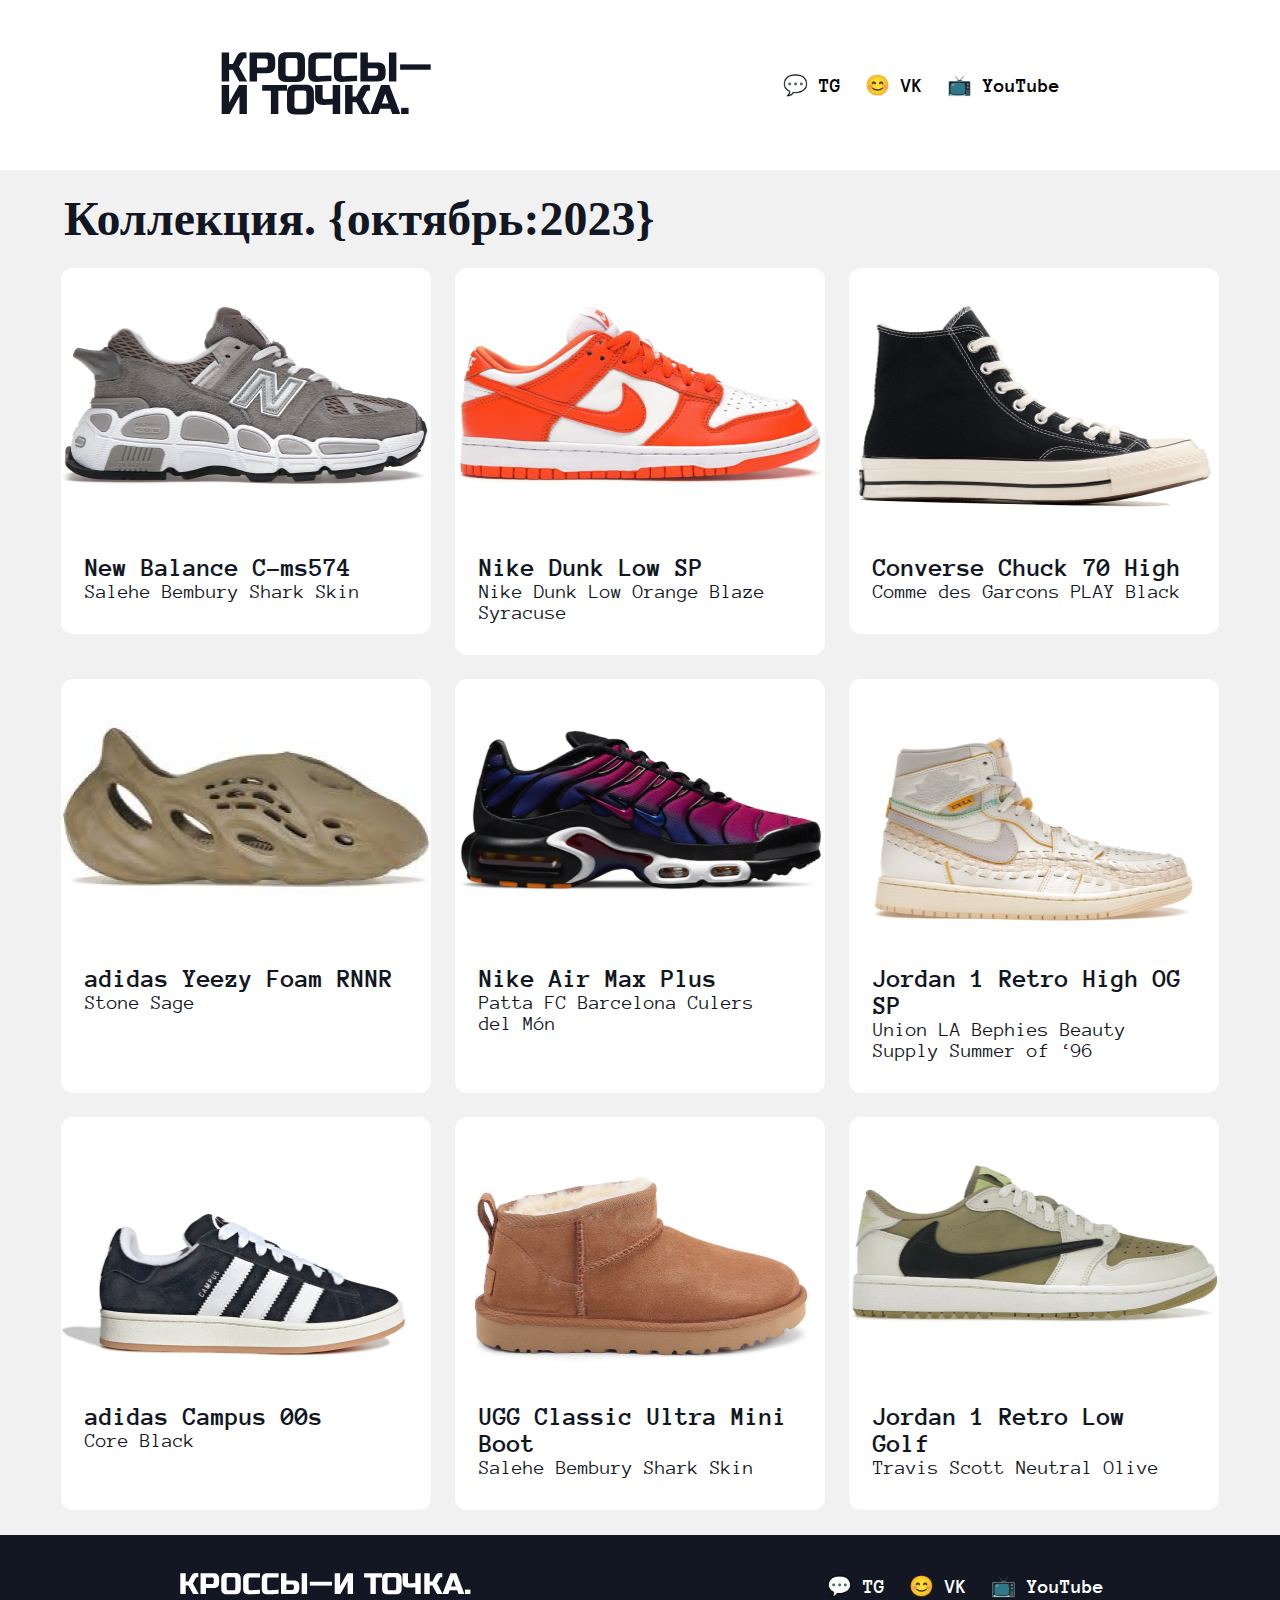
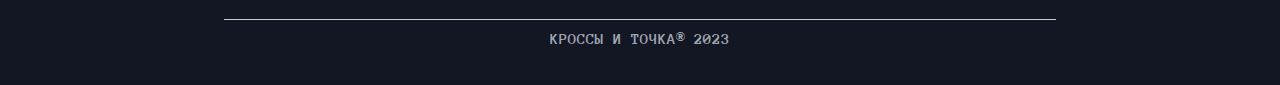
<file: index.html>
<!DOCTYPE html>
<html>
  <head>
    <meta charset="utf-8" />
    <meta name="viewport" content="width=device-width, inistal-scale=1.0" />
    <title>Кроссы и ТОЧКА®</title>
    <link rel="stylesheet" href="style.css" />
  </head>
  <body>
    <header class="header">
      <a href="#">
        <img class="logophoto" src="photo/logo.svg" />
      </a>
      <nav>
        <ul class="socials">
          <li class="socials-link"><a href="#">💬 TG</a></li>
          <li class="socials-link"><a href="#">😊 VK</a></li>
          <li class="socials-link"><a href="#">📺 YouTube</a></li>
        </ul>
      </nav>
    </header>
    <main>
      <div class="kol">
        <h2>Коллекция. {октябрь:2023}</h2>
      </div>
      <div class="cotent-cards">
        <div class="container">
          <a href="pages/nbalance.html" style="text-decoration: none">
            <div class="sneaker">
              <img class="img" src="photo/nbalance.png" />
              <div class="sneaker__descr">
                <h3 class="title">New Balance C-ms574</h3>
                <p class="text">Salehe Bembury Shark Skin</p>
              </div>
            </div>
          </a>

          <a href="pages/dunk.html" style="text-decoration: none">
            <div class="sneaker">
              <img class="img" src="photo/dunk.png" />
              <div class="sneaker__descr">
                <h3 class="title">Nike Dunk Low SP</h3>
                <p class="text">Nike Dunk Low Orange Blaze<br />Syracuse</p>
              </div>
            </div>
          </a>

          <a href="pages/convers.html" style="text-decoration: none">
            <div class="sneaker">
              <img class="img" src="photo/convers.png" />
              <div class="sneaker__descr">
                <h3 class="title">Converse Chuck 70 High</h3>
                <p class="text">Comme des Garcons PLAY Black</p>
              </div>
            </div>
          </a>

          <div class="sneaker">
            <img class="img" src="photo/yeezy.png" />
            <div class="sneaker__descr">
              <h3 class="title">adidas Yeezy Foam RNNR</h3>
              <p class="text">Stone Sage</p>
            </div>
          </div>

          <div class="sneaker">
            <img class="img" src="photo/nike.png" />
            <div class="sneaker__descr">
              <h3 class="title">Nike Air Max Plus</h3>
              <p class="text">Patta FC Barcelona Culers<br />del Món</p>
            </div>
          </div>

          <div class="sneaker">
            <img class="img" src="photo/jordan.png" />
            <div class="sneaker__descr">
              <h3 class="title">Jordan 1 Retro High OG<br />SP</h3>
              <p class="text">
                Union LA Bephies Beauty<br />Supply Summer of ‘96
              </p>
            </div>
          </div>

          <div class="sneaker">
            <img class="img" src="photo/campus.png" />
            <div class="sneaker__descr">
              <h3 class="title">adidas Campus 00s</h3>
              <p class="text">Core Black</p>
            </div>
          </div>

          <div class="sneaker">
            <img class="img" src="photo/ugi.png" />
            <div class="sneaker__descr">
              <h3 class="title">UGG Classic Ultra Mini<br />Boot</h3>
              <p class="text">Salehe Bembury Shark Skin</p>
            </div>
          </div>

          <div class="sneaker">
            <img class="img" src="photo/travis.png" />
            <div class="sneaker__descr">
              <h3 class="title">Jordan 1 Retro Low<br />Golf</h3>
              <p class="text">Travis Scott Neutral Olive</p>
            </div>
          </div>
        </div>
      </div>
    </main>
    <footer class="footer">
      <div class="footer__content">
        <div class="logo">
          <a style="text-decoration: none" href="#">
            <img class="picture-logo" src="photo/logo2.svg" />
          </a>
        </div>
        <nav>
          <ul class="socials_down">
            <li class="socials-link_down"><a href="#">💬 TG</a></li>
            <li class="socials-link_down"><a href="#">😊 VK</a></li>
            <li class="socials-link_down"><a href="#">📺 YouTube</a></li>
          </ul>
        </nav>
      </div>
      <div class="footer__lower">
        <div class="line"></div>
        <p class="footer__lower-text">КРОССЫ И ТОЧКА® 2023</p>
      </div>
    </footer>
  </body>
</html>
</file>
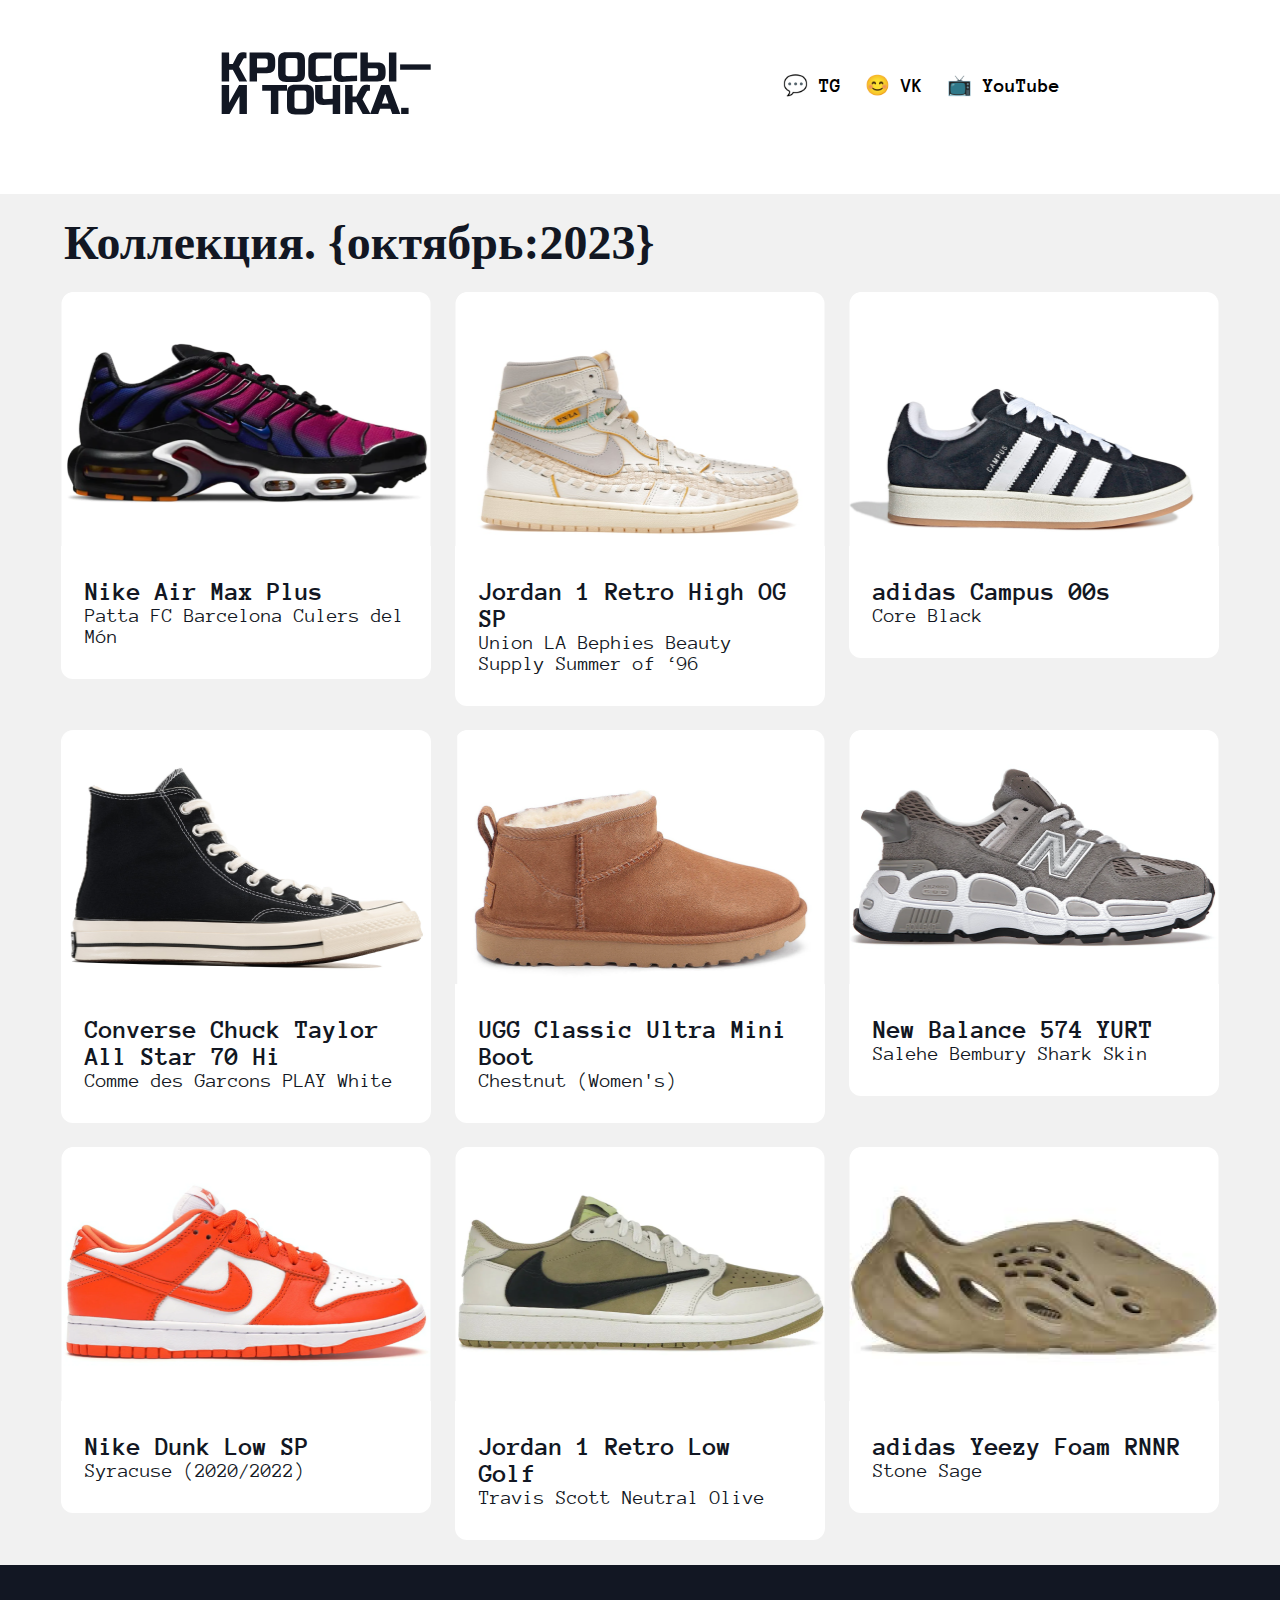
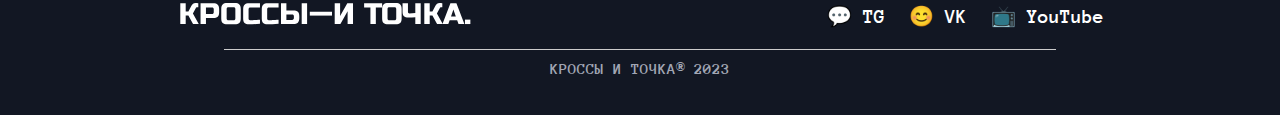
<file: отчет.html>
<!DOCTYPE html>
<html>
<head>
    <meta charset='utf-8'>
    <title>Кроссы и точка</title>
    <link rel="stylesheet" href="передел.css">
</head>
<body>
  <header class="header">
    <a href="#">
      <img src="photo/logo.svg" width="212" height="63">
    </a>
    <nav>
      <ul class="socials">
        <li class="socials-link"><a href="#">💬 TG</a></li>
        <li class="socials-link"><a href="#">😊 VK</a></li>
        <li class="socials-link"><a href="#">📺 YouTube</a></li>
      </ul>
    </nav>
  </header>
  <main>
    <div class="kol">
      <h2>Коллекция. {октябрь:2023}</h2>
    </div>
    <div class="cotent-cards">
      <div class="container">
          <div class="sneaker">
              <img src="photo/nike.png" width="370" height="254">
              <div class="sneaker__descr">
                  <h3 class="title">Nike Air Max Plus</h3>
                  <p class="text">Patta FC Barcelona Culers del<br />Món</p>
              </div>
          </div>

          <div class="sneaker">
            <img src="photo/jordan.png" width="370" height="254">
              <div class="sneaker__descr">
                  <h3 class="title">Jordan 1 Retro High OG<br />SP</h3>
                  <p class="text">Union LA Bephies Beauty<br />Supply Summer of ‘96</p>
              </div>
          </div>
          
          <div class="sneaker">
            <img src="photo/campus.png" width="370" height="254">
              <div class="sneaker__descr">
                  <h3 class="title">adidas Campus 00s</h3>
                  <p class="text">Core Black</p>
              </div>
          </div>

          <div class="sneaker">
            <img src="photo/convers.png" width="370" height="254">
              <div class="sneaker__descr">
                  <h3 class="title">Converse Chuck Taylor<br />All Star 70 Hi</h3>
                  <p class="text">Comme des Garcons PLAY White</p>
              </div>
          </div>

          <div class="sneaker">
            <img src="photo/ugi.png" width="370" height="254">
              <div class="sneaker__descr">
                  <h3 class="title">UGG Classic Ultra Mini<br />Boot</h3>
                  <p class="text">Chestnut (Women's)</p>
              </div>
          </div>

          <div class="sneaker">
            <img src="photo/nbalance.png" width="370" height="254">
              <div class="sneaker__descr">
                  <h3 class="title">New Balance 574 YURT</h3>
                  <p class="text">Salehe Bembury Shark Skin</p>
              </div>
          </div>

          <div class="sneaker">
            <img src="photo/dunk.png" width="370" height="254">
              <div class="sneaker__descr">
                  <h3 class="title">Nike Dunk Low SP</h3>
                  <p class="text">Syracuse (2020/2022)</p>
              </div>
          </div>

          <div class="sneaker">
            <img src="photo/travis.png" width="370" height="254">
              <div class="sneaker__descr">
                  <h3 class="title">Jordan 1 Retro Low<br />Golf</h3>
                  <p class="text">Travis Scott Neutral Olive</p>
              </div>
          </div>

          <div class="sneaker">
            <img src="photo/yeezy.png" width="370" height="254">
              <div class="sneaker__descr">
                  <h3 class="title">adidas Yeezy Foam RNNR</h3>
                  <p class="text">Stone Sage</p>
              </div>
          </div>
      </div>
    </div>
  </main>
<footer class="footer">
  <div class="footer__content">
    <div class="logo">
      <a style="text-decoration: none;" href="#">
        <img class="picture-logo" src="photo/logo2.svg" width="299.653" height="22.32">
      </a>
    </div>
    <nav>
      <ul class="socials_down">
        <li class="socials-link_down"><a href="#">💬 TG</a></li>
        <li class="socials-link_down"><a href="#">😊 VK</a></li>
        <li class="socials-link_down"><a href="#">📺 YouTube</a></li>
      </ul>
    </nav>
  </div>
  <div class="footer__lower">
    <div class="line"></div>
    <p class="footer__lower-text">КРОССЫ И ТОЧКА® 2023</p>
  </div>   
</footer>
</body>
</html>
</file>
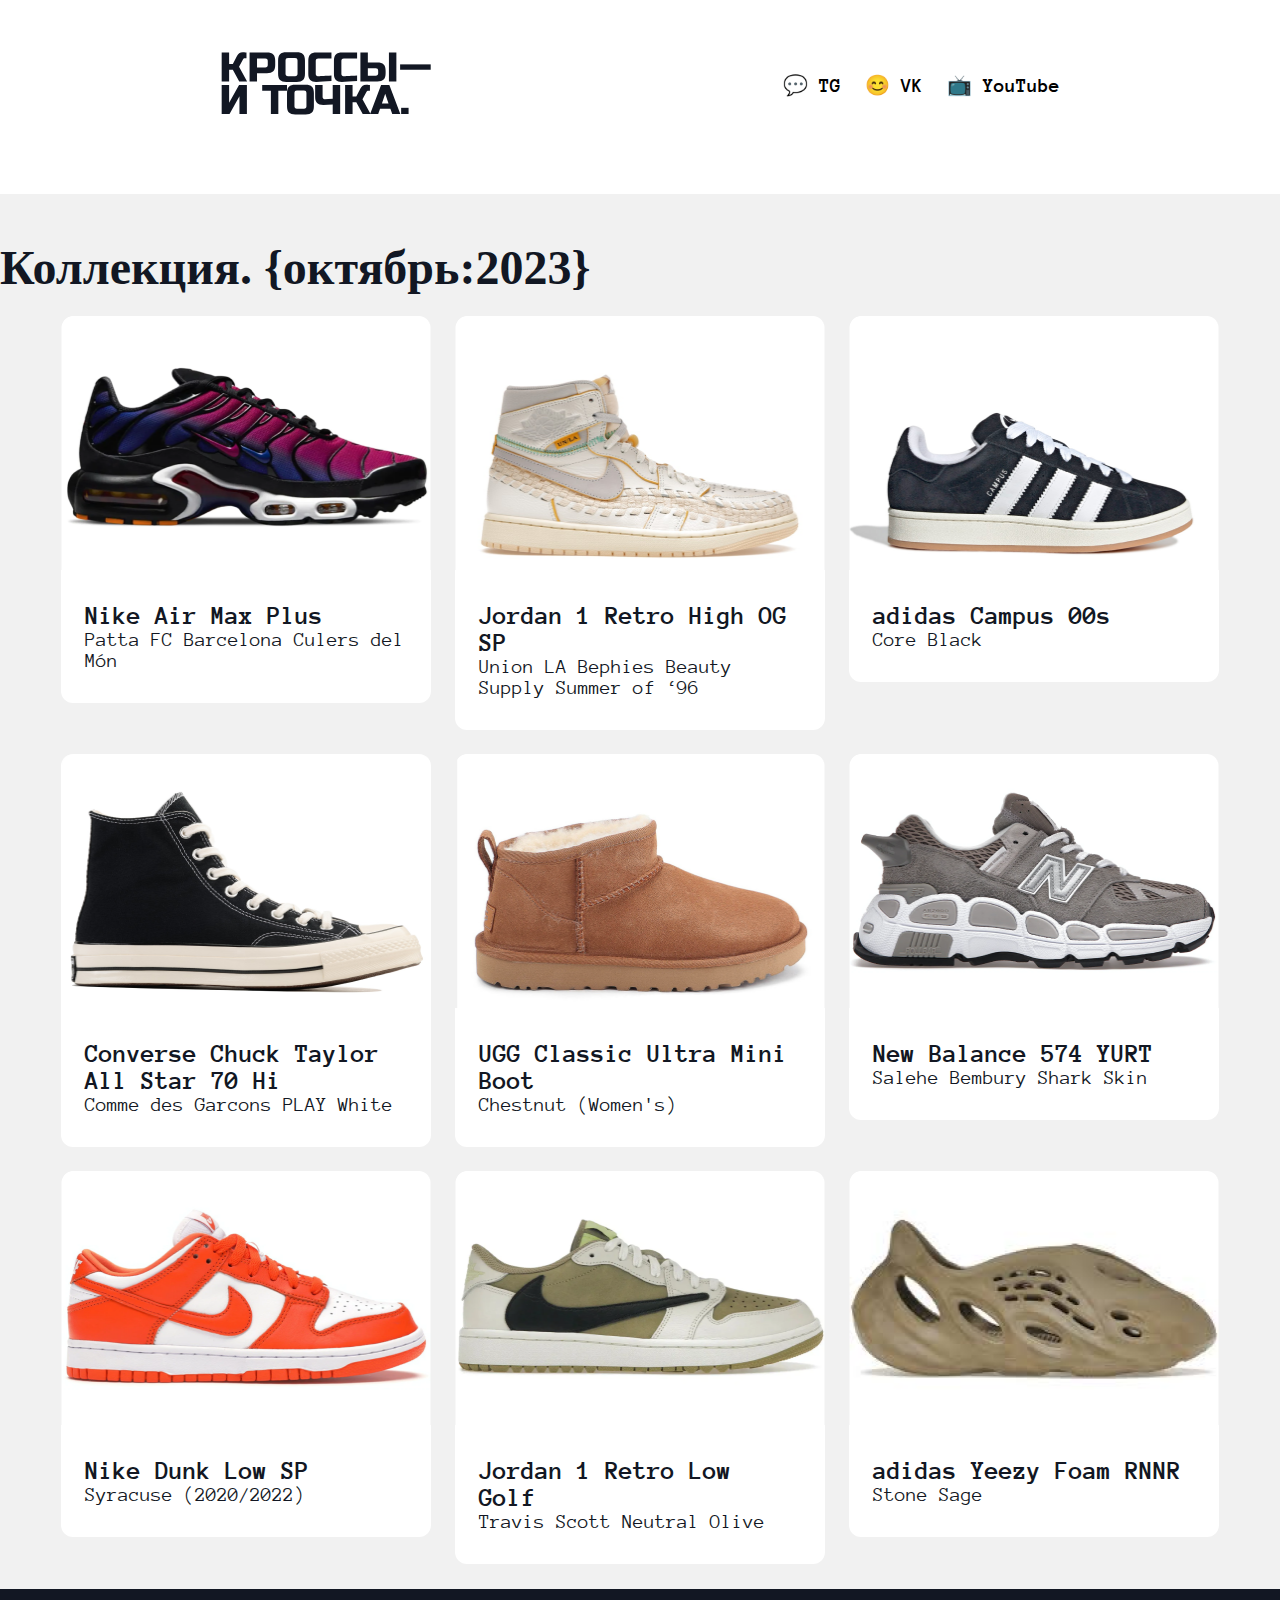
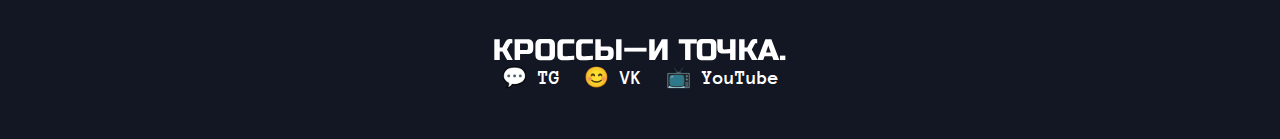
<file: отчетперед.html>
<!DOCTYPE html>
<html>
<head>
    <meta charset='utf-8'>
    <title>Кроссы и точка</title>
    <link rel="stylesheet" href="передел.css">
</head>
<body>
  <header class="header">
    <a href="#">
      <img src="photo/logo.svg" width="212" height="63">
    </a>
    <nav>
      <ul class="socials">
        <li class="socials-link"><a href="#">💬 TG</a></li>
        <li class="socials-link"><a href="#">😊 VK</a></li>
        <li class="socials-link"><a href="#">📺 YouTube</a></li>
      </ul>
    </nav>
  </header>
  <main>
    <div class="cotent-cards">
      <h2>Коллекция. {октябрь:2023}</h2>
      <div class="container">
          <div class="sneaker">
              <img src="photo/nike.png" width="370" height="254">
              <div class="sneaker__descr">
                  <h3 class="title">Nike Air Max Plus</h3>
                  <p class="text">Patta FC Barcelona Culers del<br />Món</p>
              </div>
          </div>

          <div class="sneaker">
            <img src="photo/jordan.png" width="370" height="254">
              <div class="sneaker__descr">
                  <h3 class="title">Jordan 1 Retro High OG<br />SP</h3>
                  <p class="text">Union LA Bephies Beauty<br />Supply Summer of ‘96</p>
              </div>
          </div>
          
          <div class="sneaker">
            <img src="photo/campus.png" width="370" height="254">
              <div class="sneaker__descr">
                  <h3 class="title">adidas Campus 00s</h3>
                  <p class="text">Core Black</p>
              </div>
          </div>

          <div class="sneaker">
            <img src="photo/convers.png" width="370" height="254">
              <div class="sneaker__descr">
                  <h3 class="title">Converse Chuck Taylor<br />All Star 70 Hi</h3>
                  <p class="text">Comme des Garcons PLAY White</p>
              </div>
          </div>

          <div class="sneaker">
            <img src="photo/ugi.png" width="370" height="254">
              <div class="sneaker__descr">
                  <h3 class="title">UGG Classic Ultra Mini<br />Boot</h3>
                  <p class="text">Chestnut (Women's)</p>
              </div>
          </div>

          <div class="sneaker">
            <img src="photo/nbalance.png" width="370" height="254">
              <div class="sneaker__descr">
                  <h3 class="title">New Balance 574 YURT</h3>
                  <p class="text">Salehe Bembury Shark Skin</p>
              </div>
          </div>

          <div class="sneaker">
            <img src="photo/dunk.png" width="370" height="254">
              <div class="sneaker__descr">
                  <h3 class="title">Nike Dunk Low SP</h3>
                  <p class="text">Syracuse (2020/2022)</p>
              </div>
          </div>

          <div class="sneaker">
            <img src="photo/travis.png" width="370" height="254">
              <div class="sneaker__descr">
                  <h3 class="title">Jordan 1 Retro Low<br />Golf</h3>
                  <p class="text">Travis Scott Neutral Olive</p>
              </div>
          </div>

          <div class="sneaker">
            <img src="photo/yeezy.png" width="370" height="254">
              <div class="sneaker__descr">
                  <h3 class="title">adidas Yeezy Foam RNNR</h3>
                  <p class="text">Stone Sage</p>
              </div>
          </div>
      </div>
    </div>
  </main>
<footer class="footer">
  <div class="logo">
    <a style="text-decoration: none;" href="#">
      <img class="picture-logo" src="photo/logo2.svg" width="299.653" height="22.32">
    </a>
  </div> 
  <nav>
    <ul class="socials_down">
      <li class="socials-link_down"><a href="#">💬 TG</a></li>
      <li class="socials-link_down"><a href="#">😊 VK</a></li>
      <li class="socials-link_down"><a href="#">📺 YouTube</a></li>
    </ul>
  </nav>     
</footer>
</body>
</html>
</file>
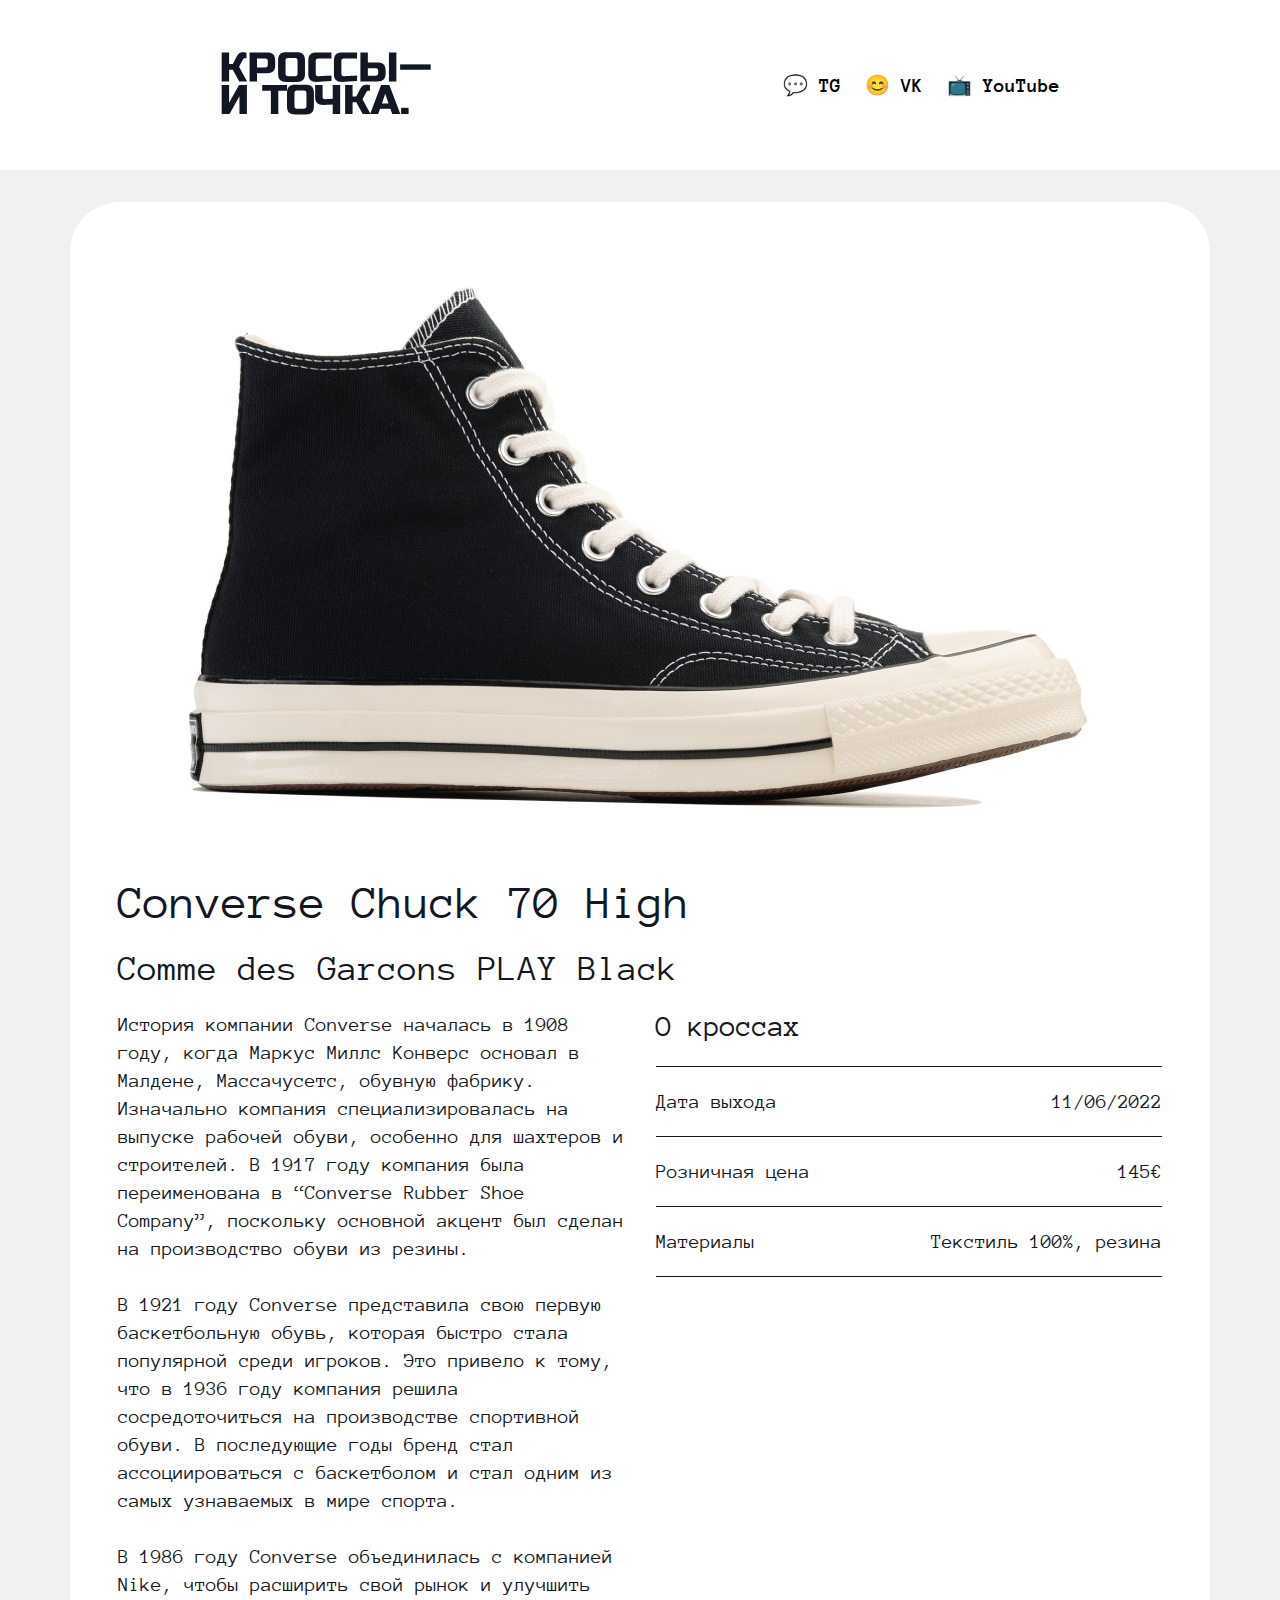
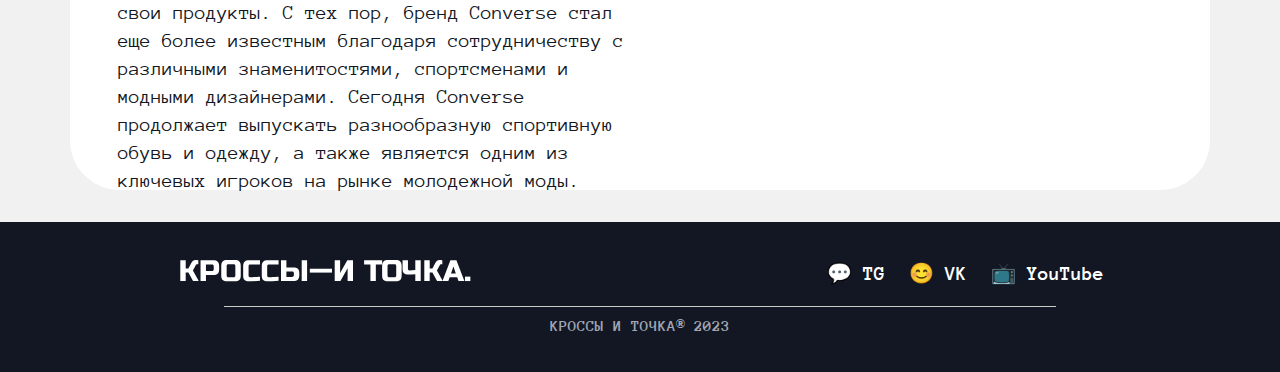
<file: pages/convers.html>
<!DOCTYPE html>
<html lang="en">
<head>
    <meta charset='utf-8'>
    <meta name="viewport" content="width=device-width, inistal-scale=1.0">
    <title>Кроссы и точка</title>
    <link rel="stylesheet" href="../style.css">
</head>
<body>
    <header class="header">
        <a href="/">
            <img class="logophoto" src="../photo/logo.svg">
        </a>
        <nav>
            <ul class="socials">
                <li class="socials-link"><a href="#">💬 TG</a></li>
                <li class="socials-link"><a href="#">😊 VK</a></li>
                <li class="socials-link"><a href="#">📺 YouTube</a></li>
            </ul>
        </nav>
    </header>
    <main>
        <div class="sneaker-big">
            <img class="sneaker-big_img" src="../photo/convers_big.png">
            <div class="sneaker-big_descr">
                <h2 class="sneaker-big_name">Converse Chuck 70 High</h2>
                <h3 class="sneaker-big_name2">Comme des Garcons PLAY Black</h3>
                <div class="sneaker-big_info">
                    <div class="history">
                        <p class="history_text">
                            История компании Converse началась в 1908 году, когда Маркус Миллс Конверс основал в Малдене, Массачусетс, обувную фабрику. Изначально компания специализировалась на выпуске рабочей обуви, особенно для шахтеров и строителей. В 1917 году компания была переименована в “Converse Rubber Shoe Company”, поскольку основной акцент был сделан на производство обуви из резины.<br><br>

                            В 1921 году Converse представила свою первую баскетбольную обувь, которая быстро стала популярной среди игроков. Это привело к тому, что в 1936 году компания решила сосредоточиться на производстве спортивной обуви. В последующие годы бренд стал ассоциироваться с баскетболом и стал одним из самых узнаваемых в мире спорта.<br><br>

                            В 1986 году Converse объединилась с компанией Nike, чтобы расширить свой рынок и улучшить свои продукты. С тех пор, бренд Converse стал еще более известным благодаря сотрудничеству с различными знаменитостями, спортсменами и модными дизайнерами. Сегодня Converse продолжает выпускать разнообразную спортивную обувь и одежду, а также является одним из ключевых игроков на рынке молодежной моды.
                    </div>
                    <div class="about">
                        <div class="about_tovar">
                            <p class="tovar">О кроссах</p>
                        </div>
                        <div class="line2"></div>
                        <div class="price">
                            <div class="price_left">
                                <p class="tovar">Дата выхода</p>
                            </div>
                            <div class="price_right">
                                <p class="tovar">11/06/2022</p>
                            </div> 
                        </div>
                        <div class="line2"></div>
                        <div class="price_roz">
                            <div class="roz_left">
                                <p class="tovar">Розничная цена</p>
                            </div>
                            <div class="roz_right">
                                <p class="tovar">145€</p>
                            </div> 
                        </div>
                        <div class="line2"></div>
                        <div class="material">
                            <div class="material_left">
                                <p class="tovar">Материалы</p>
                            </div>
                            <div class="material_right">
                                <p class="tovar">Текстиль 100%, резина</p>
                            </div> 
                        </div>
                        <div class="line2"></div>
                    </div>
                </div>
            </div>
        </div>  
    </main>
    <footer class="footer">
        <div class="footer__content">
          <div class="logo">
            <a style="text-decoration: none;" href="#">
              <img class="picture-logo" src="../photo/logo2.svg" width="299.653" height="22.32">
            </a>
          </div>
          <nav>
            <ul class="socials_down">
              <li class="socials-link_down"><a href="#">💬 TG</a></li>
              <li class="socials-link_down"><a href="#">😊 VK</a></li>
              <li class="socials-link_down"><a href="#">📺 YouTube</a></li>
            </ul>
          </nav>
        </div>
        <div class="footer__lower">
          <div class="line"></div>
          <p class="footer__lower-text">КРОССЫ И ТОЧКА® 2023</p>
        </div>   
    </footer>
</body>
</html>
</file>
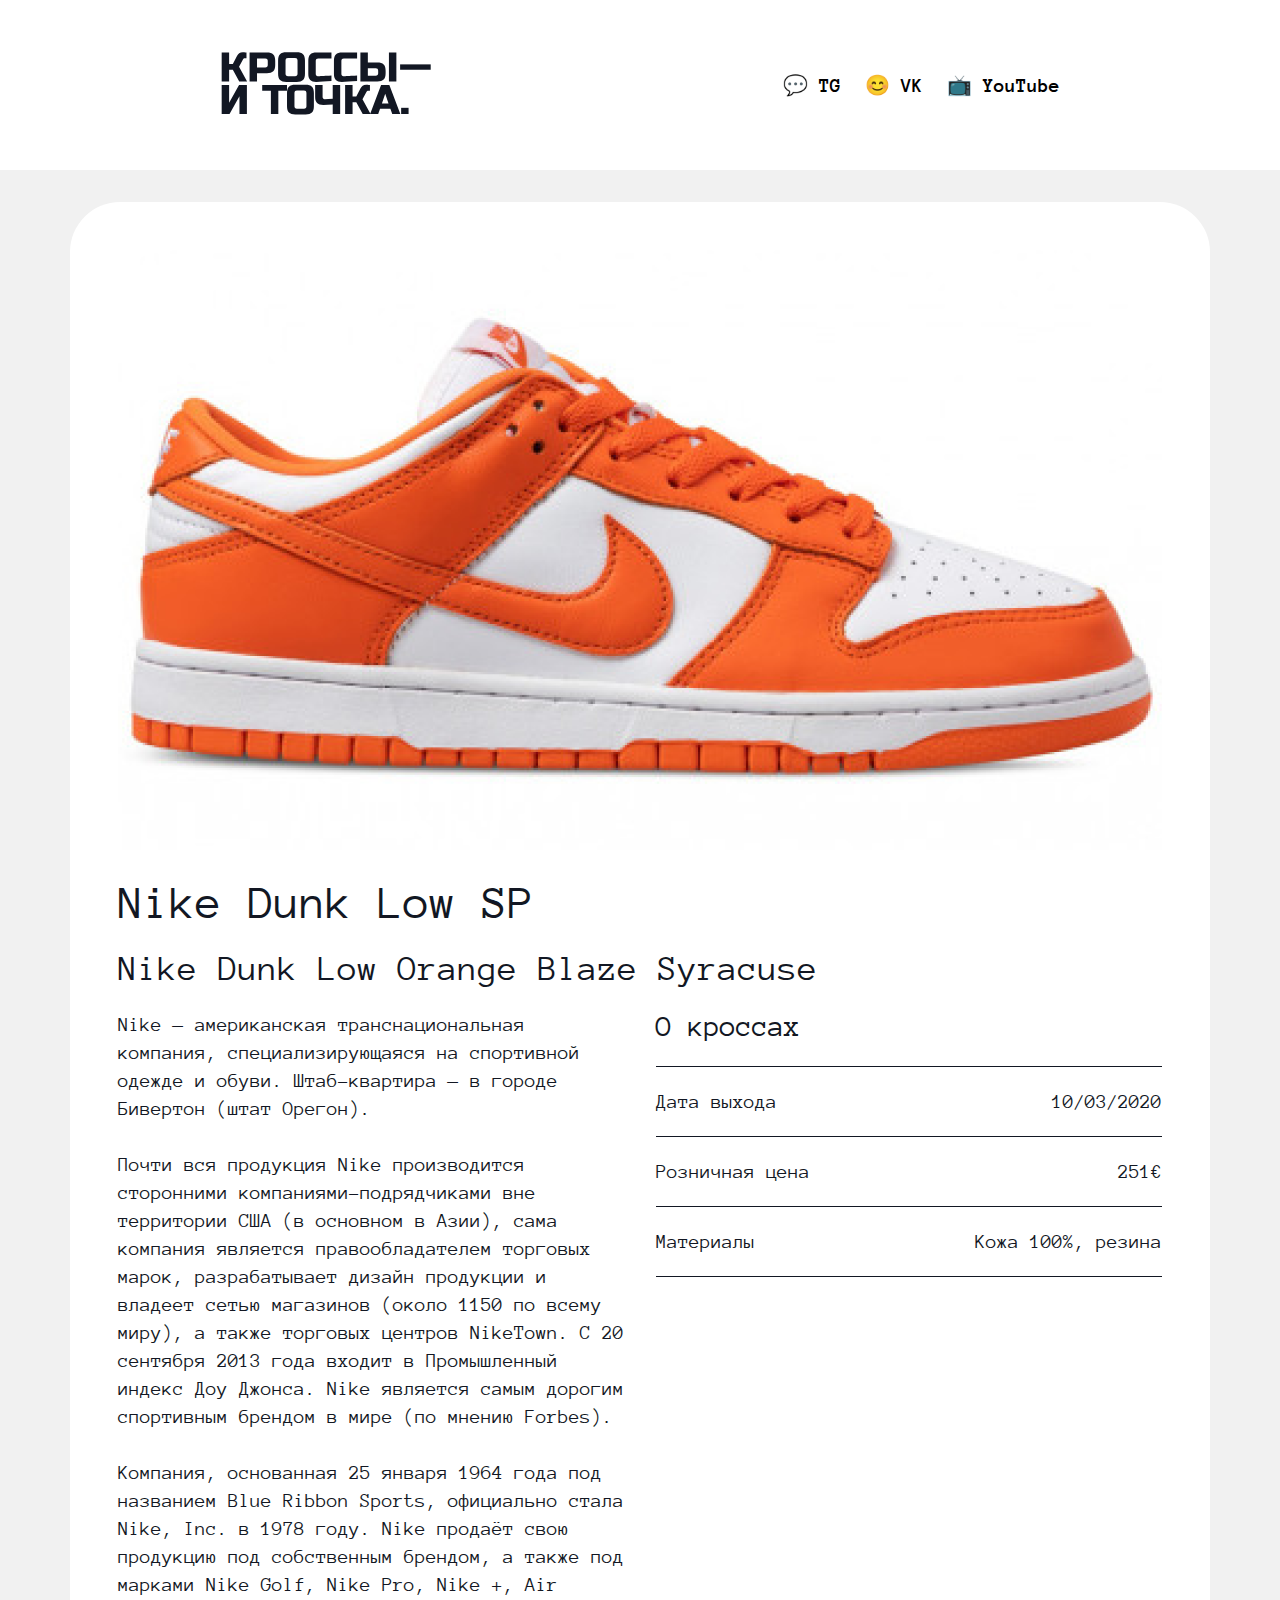
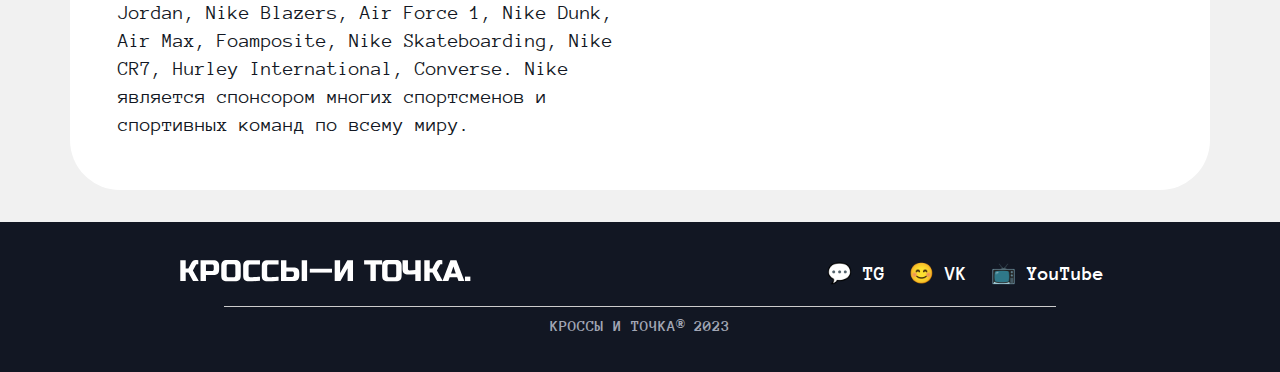
<file: pages/dunk.html>
<!DOCTYPE html>
<html lang="en">
<head>
    <meta charset='utf-8'>
    <meta name="viewport" content="width=device-width, inistal-scale=1.0">
    <title>Кроссы и точка</title>
    <link rel="stylesheet" href="../style.css">
</head>
<body>
    <header class="header">
        <a href="/">
            <img class="logophoto" src="../photo/logo.svg">
        </a>
        <nav>
            <ul class="socials">
                <li class="socials-link"><a href="#">💬 TG</a></li>
                <li class="socials-link"><a href="#">😊 VK</a></li>
                <li class="socials-link"><a href="#">📺 YouTube</a></li>
            </ul>
        </nav>
    </header>
    <main>
        <div class="sneaker-big">
            <img class="sneaker-big_img" src="../photo/dunk_big.png">
            <div class="sneaker-big_descr">
                <h2 class="sneaker-big_name">Nike Dunk Low SP</h2>
                <h3 class="sneaker-big_name2">Nike Dunk Low Orange Blaze Syracuse</h3>
                <div class="sneaker-big_info">
                    <div class="history">
                        <p class="history_text">
                            Nike — американская транснациональная компания, специализирующаяся на спортивной одежде и обуви. Штаб-квартира — в городе Бивертон (штат Орегон).<br><br>

                            Почти вся продукция Nike производится сторонними компаниями-подрядчиками вне территории США (в основном в Азии), сама компания является правообладателем торговых марок, разрабатывает дизайн продукции и владеет сетью магазинов (около 1150 по всему миру), а также торговых центров NikeTown. С 20 сентября 2013 года входит в Промышленный индекс Доу Джонса. Nike является самым дорогим спортивным брендом в мире (по мнению Forbes).<br><br>
                            
                            Компания, основанная 25 января 1964 года под названием Blue Ribbon Sports, официально стала Nike, Inc. в 1978 году. Nike продаёт свою продукцию под собственным брендом, а также под марками Nike Golf, Nike Pro, Nike +, Air Jordan, Nike Blazers, Air Force 1, Nike Dunk, Air Max, Foamposite, Nike Skateboarding, Nike CR7, Hurley International, Converse. Nike является спонсором многих спортсменов и спортивных команд по всему миру.</p>
                    </div>
                    <div class="about">
                        <div class="about_tovar">
                            <p class="tovar">О кроссах</p>
                        </div>
                        <div class="line2"></div>
                        <div class="price">
                            <div class="price_left">
                                <p class="tovar">Дата выхода</p>
                            </div>
                            <div class="price_right">
                                <p class="tovar">10/03/2020</p>
                            </div> 
                        </div>
                        <div class="line2"></div>
                        <div class="price_roz">
                            <div class="roz_left">
                                <p class="tovar">Розничная цена</p>
                            </div>
                            <div class="roz_right">
                                <p class="tovar">251€</p>
                            </div> 
                        </div>
                        <div class="line2"></div>
                        <div class="material">
                            <div class="material_left">
                                <p class="tovar">Материалы</p>
                            </div>
                            <div class="material_right">
                                <p class="tovar">Кожа 100%, резина</p>
                            </div> 
                        </div>
                        <div class="line2"></div>
                    </div>
                </div>
            </div>
        </div>  
    </main>
    <footer class="footer">
        <div class="footer__content">
          <div class="logo">
            <a style="text-decoration: none;" href="#">
              <img class="picture-logo" src="../photo/logo2.svg" width="299.653" height="22.32">
            </a>
          </div>
          <nav>
            <ul class="socials_down">
              <li class="socials-link_down"><a href="#">💬 TG</a></li>
              <li class="socials-link_down"><a href="#">😊 VK</a></li>
              <li class="socials-link_down"><a href="#">📺 YouTube</a></li>
            </ul>
          </nav>
        </div>
        <div class="footer__lower">
          <div class="line"></div>
          <p class="footer__lower-text">КРОССЫ И ТОЧКА® 2023</p>
        </div>   
    </footer>
</body>
</html>
</file>
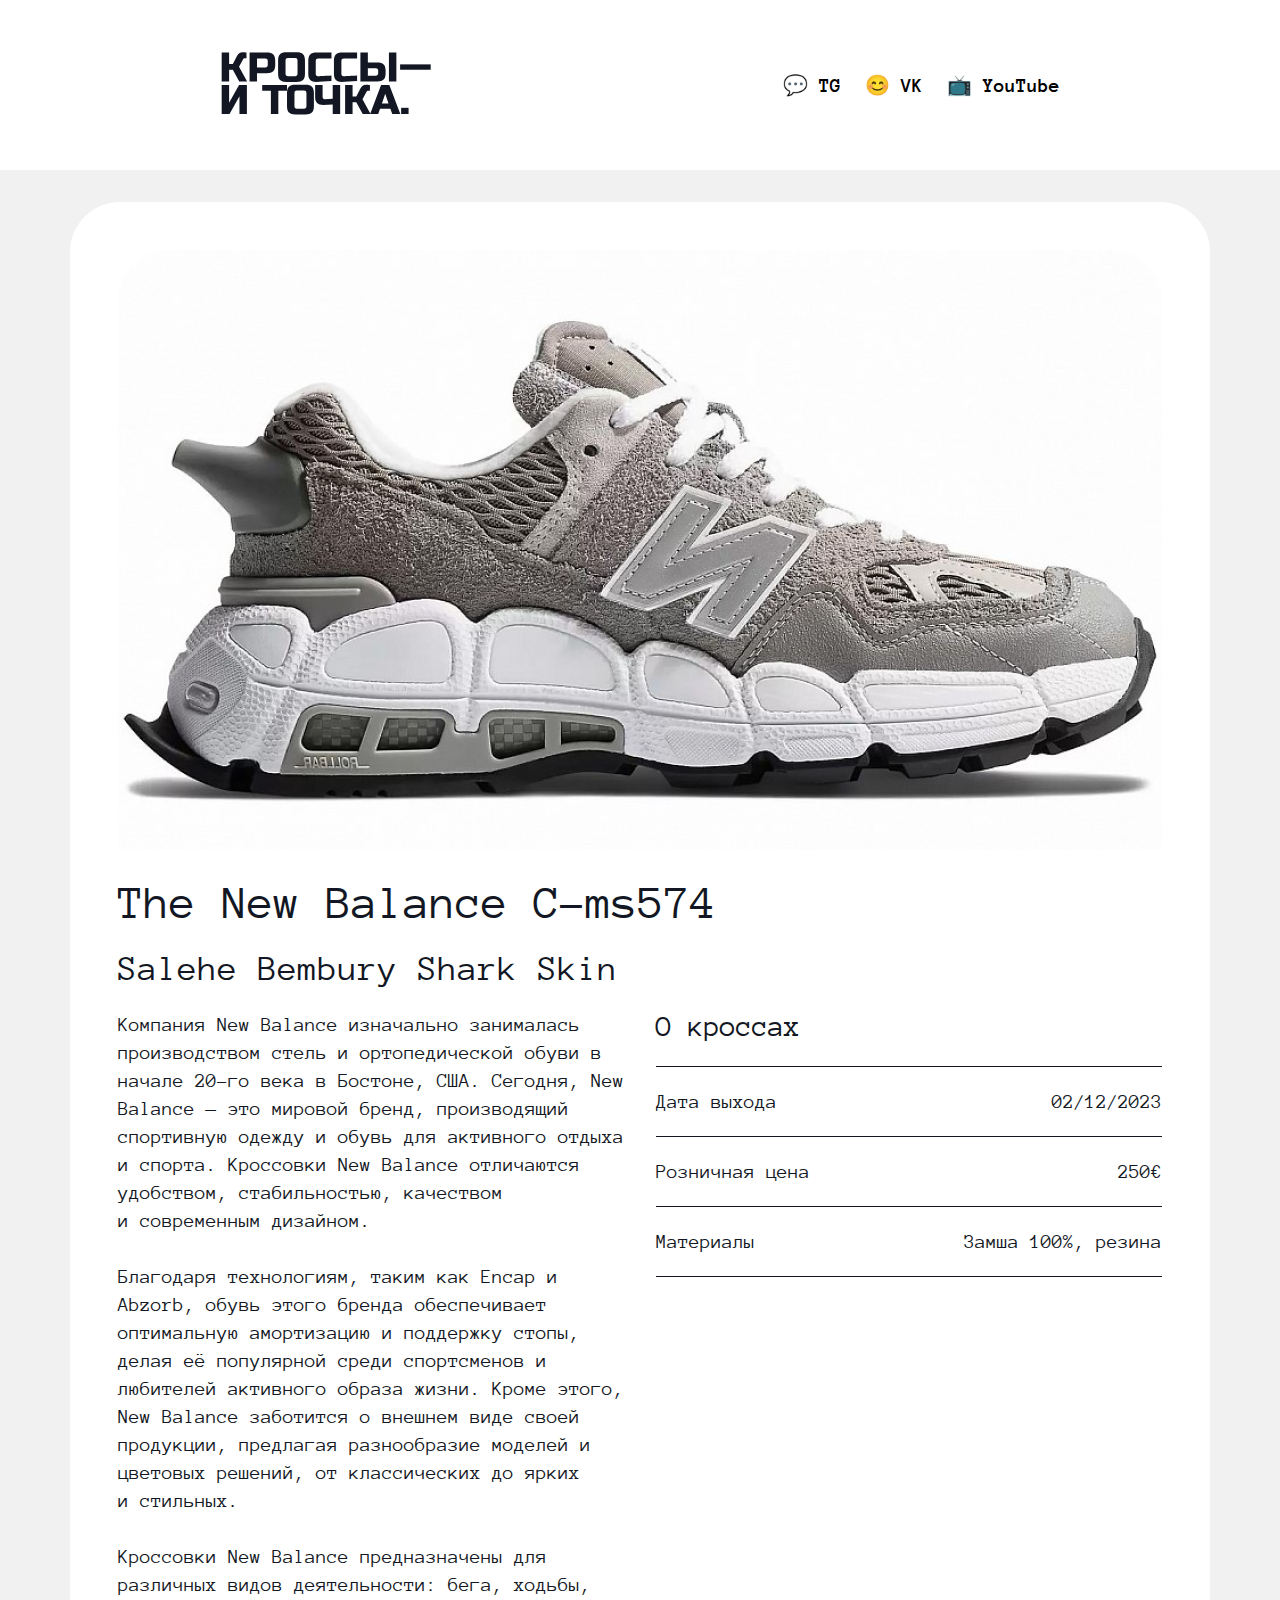
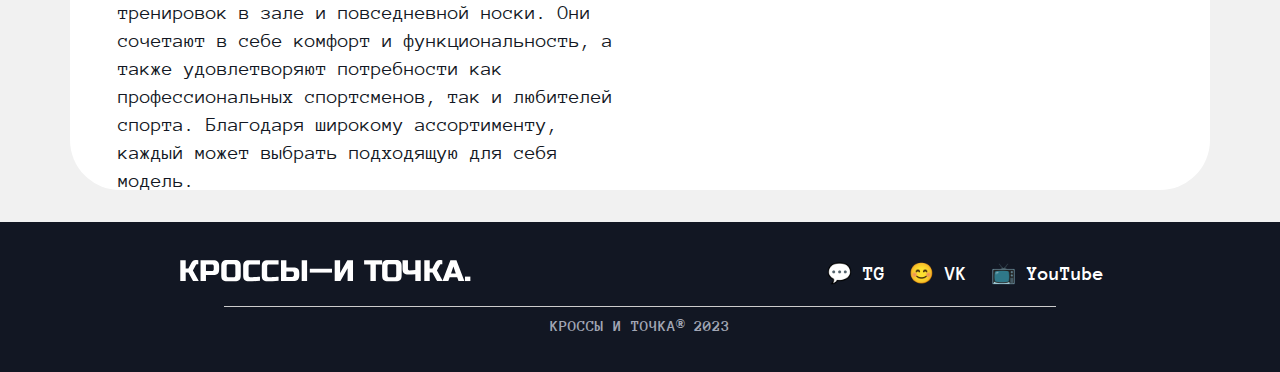
<file: pages/nbalance.html>
<!DOCTYPE html>
<html lang="en">
<head>
    <meta charset='utf-8'>
    <meta name="viewport" content="width=device-width, inistal-scale=1.0">
    <title>Кроссы и точка</title>
    <link rel="stylesheet" href="../style.css">
</head>
<body>
    <header class="header">
        <a href="/">
            <img class="logophoto" src="../photo/logo.svg">
        </a>
        <nav>
            <ul class="socials">
                <li class="socials-link"><a href="#">💬 TG</a></li>
                <li class="socials-link"><a href="#">😊 VK</a></li>
                <li class="socials-link"><a href="#">📺 YouTube</a></li>
            </ul>
        </nav>
    </header>
    <main>
        <div class="sneaker-big">
            <img class="sneaker-big_img" src="../photo/nbalance_big.png">
            <div class="sneaker-big_descr">
                <h2 class="sneaker-big_name">The New Balance C-ms574</h2>
                <h3 class="sneaker-big_name2">Salehe Bembury Shark Skin</h3>
                <div class="sneaker-big_info">
                    <div class="history">
                        <p class="history_text">
                            Компания New Balance изначально занималась производством стель и ортопедической обуви в начале
                            20-го века в Бостоне, США. Сегодня, New Balance — это мировой бренд, производящий спортивную одежду и обувь для активного отдыха и спорта. Кроссовки New Balance отличаются удобством, стабильностью, качеством и современным дизайном.<br><br>

                            Благодаря технологиям, таким как Encap и Abzorb, обувь этого бренда обеспечивает оптимальную амортизацию и поддержку стопы, делая её популярной среди спортсменов и любителей активного образа жизни. Кроме этого, New Balance заботится о внешнем виде своей продукции, предлагая разнообразие моделей и цветовых решений, от классических до ярких и стильных.<br><br>

                            Кроссовки New Balance предназначены для различных видов деятельности: бега, ходьбы, тренировок в зале и повседневной носки. Они сочетают в себе комфорт и функциональность, а также удовлетворяют потребности как профессиональных спортсменов, так и любителей спорта. Благодаря широкому ассортименту, каждый может выбрать подходящую для себя модель.</p>
                    </div>
                    <div class="about">
                        <div class="about_tovar">
                            <p class="tovar">О кроссах</p>
                        </div>
                        <div class="line2"></div>
                        <div class="price">
                            <div class="price_left">
                                <p class="tovar">Дата выхода</p>
                            </div>
                            <div class="price_right">
                                <p class="tovar">02/12/2023</p>
                            </div> 
                        </div>
                        <div class="line2"></div>
                        <div class="price_roz">
                            <div class="roz_left">
                                <p class="tovar">Розничная цена</p>
                            </div>
                            <div class="roz_right">
                                <p class="tovar">250€</p>
                            </div> 
                        </div>
                        <div class="line2"></div>
                        <div class="material">
                            <div class="material_left">
                                <p class="tovar">Материалы</p>
                            </div>
                            <div class="material_right">
                                <p class="tovar">Замша 100%, резина</p>
                            </div> 
                        </div>
                        <div class="line2"></div>
                    </div>
                </div>
            </div>
        </div>  
    </main>
    <footer class="footer">
        <div class="footer__content">
          <div class="logo">
            <a style="text-decoration: none;" href="#">
              <img class="picture-logo" src="../photo/logo2.svg" width="299.653" height="22.32">
            </a>
          </div>
          <nav>
            <ul class="socials_down">
              <li class="socials-link_down"><a href="#">💬 TG</a></li>
              <li class="socials-link_down"><a href="#">😊 VK</a></li>
              <li class="socials-link_down"><a href="#">📺 YouTube</a></li>
            </ul>
          </nav>
        </div>
        <div class="footer__lower">
          <div class="line"></div>
          <p class="footer__lower-text">КРОССЫ И ТОЧКА® 2023</p>
        </div>   
    </footer>
</body>
</html>
</file>
<file: style.css>
@font-face {
    font-family: "Anonymous Pro";
    src: url(fonts/AnonymousPro-Bold.ttf);
    font-weight: 700;
  }
  
  @font-face {
    font-family: "Anonymous Pro";
    src: url(fonts/AnonymousPro-Regular.ttf);
  }

*{
    margin: 0;
    padding: 0;
}

body{
    background: rgb(241, 241, 241);
    
}
main {
    display: flex;
    justify-content: center;
    align-items: center;
    min-height: 100vh;
    flex-direction: column;
  }

.container{
    display: flex;
    flex-wrap: wrap;
    justify-content: center;
    width: 100%;
    max-width: 1440px;
    gap: 24px;

}

.cotent-cards{
    display: flex;
    justify-content: center;
    flex-direction: column;
    margin-top: 25px;
    margin-bottom: 25px;
    max-width: 1440px;
    gap: 24px;
    text-align: start;

}

.logophoto{
    width: 212px;
    height: 63px;
}

.kol{
    width: 144ch;
}
h2{
    color: var(--black, #121723);
    font-family: IBM Plex Mono;
    font-size: 48px;
    font-style: normal;
    font-weight: 700;
    line-height: 48px; /* 48px */
    margin-top: 25px;
    
}

.title{
    width: 323px;
    color: var(--black, #121723);
    font-family: Anonymous Pro;
    font-size: 26px;
    font-style: normal;
    font-weight: 700;
    line-height: normal;
}

.text{
    align-self: stretch;
    color: var(--black, #121723);
    font-family: Anonymous Pro;
    font-size: 20px;
    font-style: normal;
    font-weight: 400;
    line-height: normal;
}

.sneaker{
    border-radius: 12px;
    display: flex;
    flex-direction: column;
    align-items: flex-start;
    background-color: white;
    
}

.sneaker__descr{
    padding: 32px 24px;
    width: 322px;   
    border-bottom-right-radius: 12px;
    border-bottom-left-radius: 12px;
   
}

header{
    background: var(--white, #FFF);
    height: 110px;
    display: flex;
    justify-content: space-around;
    align-items: center;
    padding:  30px 45px;
}


.socials-link a{
    text-decoration: none;
    color: #000;
    font-family: Anonymous Pro;
    font-size: 20px;
    font-style: normal;
    font-weight: 700;
    line-height: normal;
}

.socials{
    display: flex;
    gap: 24px;
}

li {
    list-style-type: none;
}

.picture-logo{
    flex-shrink: 0;
    fill: var(--white, #FFF);
    width: 299.653px;
    height: 22.32px;
}

.socials_down{
    display: flex;
    gap: 24px;
}

.socials-link_down a{
    text-decoration: none;
    color: var(--white, #FFF);
    font-family: Anonymous Pro;
    font-size: 20px;
    font-style: normal;
    font-weight: 700;
    line-height: normal;
}


footer{
    height: 150px;
    width: 100%;
    display: flex;
    flex-direction: column;
    justify-content: space-between;
    align-items: center;
    justify-content: center;
    background: var(--black, #121723);
    
}

.footer__content {
    width: 100%;
    display: flex;
    justify-content: space-around;
    align-items: center;
  }
  

.line {
    width: 100%;
    border-top: 1px solid #ccc;
    margin-top: 20px; 
    width: 65vw;
    height: 0.05vw;
    background: rgba(230, 232, 236, 0.40);
}
  
  
.footer__lower-text {
    text-align: center;
    margin-top: 10px;
    color: var(--text_gray, #A1A6B4);
    font-family: Anonymous Pro;
    font-size: 16px;
    font-style: normal;
    font-weight: 700;
    line-height: normal;
  }

  .sneaker-big{
    margin-top: 32px;
    margin-bottom: 32px;
    background: white;
    border-radius: 50px;
    padding: 48px;
    width: 1044px;
    height: 1492px;
}

.sneaker-big_img{
    width: 100%;
    height: 600px;
    align-self: stretch;
    border-radius: 50px 50px 0px 0px;
}

.sneaker-big_name{
    align-self: stretch;
    color: var(--black, #121723);
    font-family: Anonymous Pro;
    font-size: 48px;
    font-style: normal;
    font-weight: 400;
    line-height: 100%; /* 48px */
}

.sneaker-big_name2{
    align-self: stretch;
    color: var(--black, #121723);
    font-family: Anonymous Pro;
    font-size: 36px;
    font-style: normal;
    font-weight: 400;
    line-height: 100%; /* 36px */
}

.sneaker-big_descr{
    display: flex;
    flex-direction: column;
    gap: 24px;
}

.img{
    width: 370px;
    height: 254px;
}

.sneaker-big_info{
    display: flex;
    gap: 32px;

}


.history_text{
    color: var(--black, #121723);
    font-family: Anonymous Pro;
    font-size: 20px;
    font-style: normal;
    font-weight: 400;
    line-height: 28px; /* 140% */
    width: 506px;
    height: auto;
}

.about{
    display: flex;
    flex-direction: column;
    gap: 24px;
    width: 506px;
    height: auto;
}

.line2{
    height: 1px;
    align-self: stretch;
    background: var(--black, #121723);
    width: 100%;
}

.about_tovar{
    color: var(--black, #121723);
    font-family: Anonymous Pro;
    font-size: 30px;
    font-style: normal;
    font-weight: 400;
    line-height: normal;
}

.price{
    display: flex;
    justify-content: space-between;
}

.price_right{
    text-align: right;
    color: var(--black, #121723);
    font-family: Anonymous Pro;
    font-size: 20px;
    font-style: normal;
    font-weight: 400;
    line-height: normal;
}

.price_left{
    color: var(--black, #121723);
    font-family: Anonymous Pro;
    font-size: 20px;
    font-style: normal;
    font-weight: 400;
    line-height: normal;
}

.price_roz{
    display: flex;
    justify-content: space-between;
}

.material{
    display: flex;
    justify-content: space-between;
}

.roz_left{
    color: var(--black, #121723);
    font-family: Anonymous Pro;
    font-size: 20px;
    font-style: normal;
    font-weight: 400;
    line-height: normal;
}

.roz_right{
    color: var(--black, #121723);
    text-align: right;
    font-family: Anonymous Pro;
    font-size: 20px;
    font-style: normal;
    font-weight: 400;
    line-height: normal;
}

.material_left{
    color: var(--black, #121723);
    font-family: Anonymous Pro;
    font-size: 20px;
    font-style: normal;
    font-weight: 400;
    line-height: normal;
}

.material_right{
    color: var(--black, #121723);
    text-align: right;
    font-family: Anonymous Pro;
    font-size: 20px;
    font-style: normal;
    font-weight: 400;
    line-height: normal;
}

.sneaker:hover{
    transform: translate(0, -10px);
    box-shadow: 0px 4px 4px 0px rgba(0, 0, 0, 0.25);
    transition: transform 0.3s ease; 
    
}

@media screen and (max-width: 375px){

    *{
        box-sizing: border-box;
    }

    footer{
        display: flex;
        flex-direction: column;
        justify-content: center;
        height: 100%;
        width: 800px;
        padding: 0 16px;
    }

    .footer__content{
        display: flex;
        flex-direction: column;
        justify-content: center;
        width: auto;
        height: 100%;
        gap: 24px;
        margin-top: 32px;
    }

    .socials_down{
        display: flex;
        column-gap: 24px;
    }

    .socials-link_down a{
        text-decoration: none;
        color: var(--white, #FFF);
        font-family: Anonymous Pro;
        font-size: 18px;
        font-style: normal;
        font-weight: 700;
        line-height: normal;
    }

    .picture-logo{
        height: 100%;
        width: 600px;
    }


    .footer__lower-text{
        text-align: center;
        margin-top: 10px;
        color: var(--text_gray, #A1A6B4);
        font-family: Anonymous Pro;
        font-size: 16px;
        font-style: normal;
        font-weight: 700;
        line-height: normal;
    }
    
    .footer__lower{
        display: flex;
        flex-direction: column;
        justify-content: center;
        gap: 10px;
        margin-bottom: 24px;
        width: 100%;
    }

    header{
        height: 100%;
        display: flex;
        flex-direction: column;
        justify-content: center;
        gap: 24px;
        padding: 24px;
    }

    .socials{
        display: flex;
        column-gap: 10px;
    }

    .socials-link a{
        text-decoration: none;
        color: #000;
        font-family: Anonymous Pro;
        font-size: 18px;
        font-style: normal;
        font-weight: 700;
        line-height: normal;
        width: 100%;
    }

    .cotent-cards{
        width: 100%;
        max-width: 343px;
        display: flex;
        justify-content: center;
    }

    .kol{
        width: auto;
        margin-left: 15px;
    }

    .header, .footer{
        width: 100%;
    }
    
    .logophoto{
        width: 215px;
    }
    
    .picture-logo{
        width: 300px;
    }
    
    .line{
        width: 100%;
    }
    
    .img{
        width: 328px;
        height: 254px;
        border-top-left-radius: 12px;
        border-bottom-right-radius: 12px;
    }

    .sneaker__descr{
        width: 328px;
        height: 100%;
    }

    .title{
        color: var(--black, #121723);
        font-family: Anonymous Pro;
        font-size: 24px;
        font-style: normal;
        font-weight: 700;
        line-height: normal;
    }

    .text{
        color: var(--black, #121723);
        font-family: Anonymous Pro;
        font-size: 19px;
        font-style: normal;
        font-weight: 400;
        line-height: normal;
    }


    .sneaker-big{
        margin-top: 32px;
        margin-bottom: 32px;
        background: white;
        border-radius: 50px;
        padding: 48px;
        width: 360px;
        height: 100%;
       
    
    }

    .sneaker-big_info{
        display: flex;
        flex-direction: column;
    
    }

    .sneaker-big_img{
        width: 100%;
        height: 100%;
        align-self: stretch;
        border-radius: 50px 50px 0px 0px;
    }

    .about{
        display: flex;
        flex-direction: column;
        gap: 24px;
        width: 100%;
        height: auto; 
    }

    .history_text{
        color: var(--black, #121723);
        font-family: Anonymous Pro;
        font-size: 16px;
        font-style: normal;
        font-weight: 400;
        line-height: 24px; /* 150% */
        width: 100%;
    }

    .sneaker-big_name{
        color: var(--black, #121723);
        font-family: Anonymous Pro;
        font-size: 32px;
        font-style: normal;
        font-weight: 400;
        line-height: 100%; /* 32px */
    }

    .sneaker-big_name2{
        color: var(--black, #121723);
        font-family: Anonymous Pro;
        font-size: 20px;
        font-style: normal;
        font-weight: 400;
        line-height: 100%; /* 20px */
    }

    .about_tovar{
        color: var(--black, #121723);
        font-family: Anonymous Pro;
        font-size: 24px;
        font-style: normal;
        font-weight: 400;
        line-height: normal;
    }

    .price_left{
        color: var(--black, #121723);
        font-family: Anonymous Pro;
        font-size: 16px;
        font-style: normal;
        font-weight: 400;
        line-height: normal;
    }

    .price_right{
        color: var(--black, #121723);
        text-align: right;
        font-family: Anonymous Pro;
        font-size: 16px;
        font-style: normal;
        font-weight: 400;
        line-height: normal;
    }

    .roz_left{
        color: var(--black, #121723);
        font-family: Anonymous Pro;
        font-size: 16px;
        font-style: normal;
        font-weight: 400;
        line-height: normal;
    }

    .roz_right{
        color: var(--black, #121723);
        text-align: right;
        font-family: Anonymous Pro;
        font-size: 16px;
        font-style: normal;
        font-weight: 400;
        line-height: normal;
    }

    .material_right{
        color: var(--black, #121723);
        text-align: right;
        font-family: Anonymous Pro;
        font-size: 16px;
        font-style: normal;
        font-weight: 400;
        line-height: normal;
    }

    .material_left{
        color: var(--black, #121723);
        font-family: Anonymous Pro;
        font-size: 16px;
        font-style: normal;
        font-weight: 400;
        line-height: normal;
    }

    .material{
        display: flex;
        gap: 15px;
    }

}
</file>
<file: передел.css>
@font-face {
    font-family: "Anonymous Pro";
    src: url(fonts/AnonymousPro-Bold.ttf);
    font-weight: 700;
  }
  
  @font-face {
    font-family: "Anonymous Pro";
    src: url(fonts/AnonymousPro-Regular.ttf);
  }

*{
    margin: 0;
    padding: 0;
}

body{
    background: rgb(241, 241, 241);
    
}
main {
    display: flex;
    justify-content: center;
    align-items: center;
    min-height: 100vh;
    flex-direction: column;
  }

.container{
    display: flex;
    flex-wrap: wrap;
    justify-content: center;
    width: 100%;
    max-width: 1440px;
    gap: 24px;

}

.cotent-cards{
    display: flex;
    justify-content: center;
    flex-direction: column;
    margin-top: 25px;
    margin-bottom: 25px;
    max-width: 1440px;
    gap: 24px;
    text-align: start;

}

.kol{
    width: 144ch;
}
h2{
    color: var(--black, #121723);
    font-family: IBM Plex Mono;
    font-size: 48px;
    font-style: normal;
    font-weight: 700;
    line-height: 48px; /* 48px */
    margin-top: 25px;
    
}

.title{
    width: 323px;
    color: var(--black, #121723);
    font-family: Anonymous Pro;
    font-size: 26px;
    font-style: normal;
    font-weight: 700;
    line-height: normal;
}

.text{
    align-self: stretch;
    color: var(--black, #121723);
    font-family: Anonymous Pro;
    font-size: 20px;
    font-style: normal;
    font-weight: 400;
    line-height: normal;
}

.sneaker{
    border-radius: 12px;
    display: flex;
    flex-direction: column;
    align-items: flex-start;
    
}

.sneaker__descr{
    padding: 32px 24px;
    background-color: white;
    border-bottom-right-radius: 12px;
    border-bottom-left-radius: 12px;
    width: 322px;
}

header{
    background: var(--white, #FFF);
    height: 110px;
    display: flex;
    justify-content: space-around;
    align-items: center;
    padding:  30px 45px 54px;
}


.socials-link a{
    text-decoration: none;
    color: #000;
    font-family: Anonymous Pro;
    font-size: 20px;
    font-style: normal;
    font-weight: 700;
    line-height: normal;
}

.socials{
    display: flex;
    gap: 24px;
}

li {
    list-style-type: none;
}

.picture-logo{
    flex-shrink: 0;
    fill: var(--white, #FFF);
}

.socials_down{
    display: flex;
    gap: 24px;
}

.socials-link_down a{
    text-decoration: none;
    color: var(--white, #FFF);
    font-family: Anonymous Pro;
    font-size: 20px;
    font-style: normal;
    font-weight: 700;
    line-height: normal;
}


footer{
    height: 150px;
    width: 100%;
    display: flex;
    flex-direction: column;
    justify-content: space-between;
    align-items: center;
    justify-content: center;
    background: var(--black, #121723);
    
}

.footer__content {
    width: 100%;
    display: flex;
    justify-content: space-around;
    align-items: center;
  }
  

.line {
    width: 100%;
    border-top: 1px solid #ccc;
    margin-top: 20px; 
    width: 65vw;
    height: 0.05vw;
    background: rgba(230, 232, 236, 0.40);
}
  
  
.footer__lower-text {
    text-align: center;
    margin-top: 10px;
    color: var(--text_gray, #A1A6B4);
    font-family: Anonymous Pro;
    font-size: 16px;
    font-style: normal;
    font-weight: 700;
    line-height: normal;
  }
</file>
